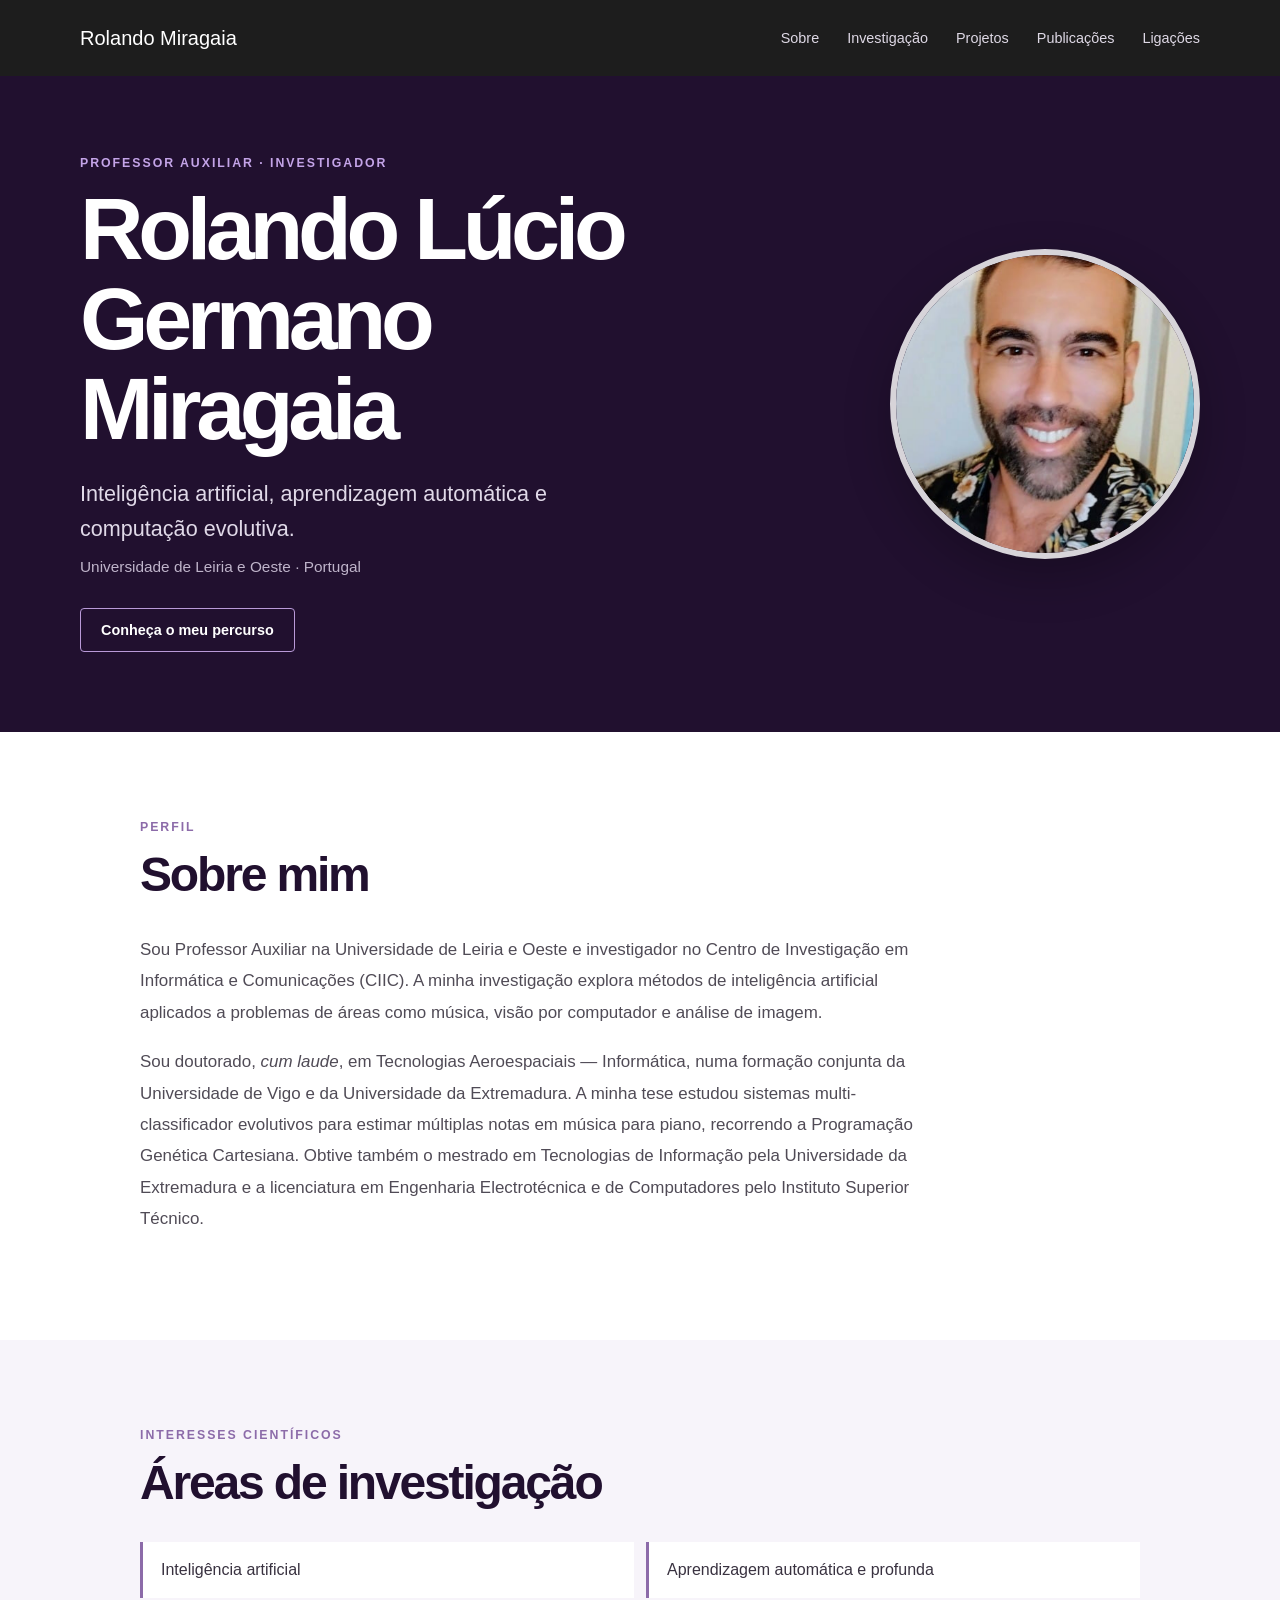
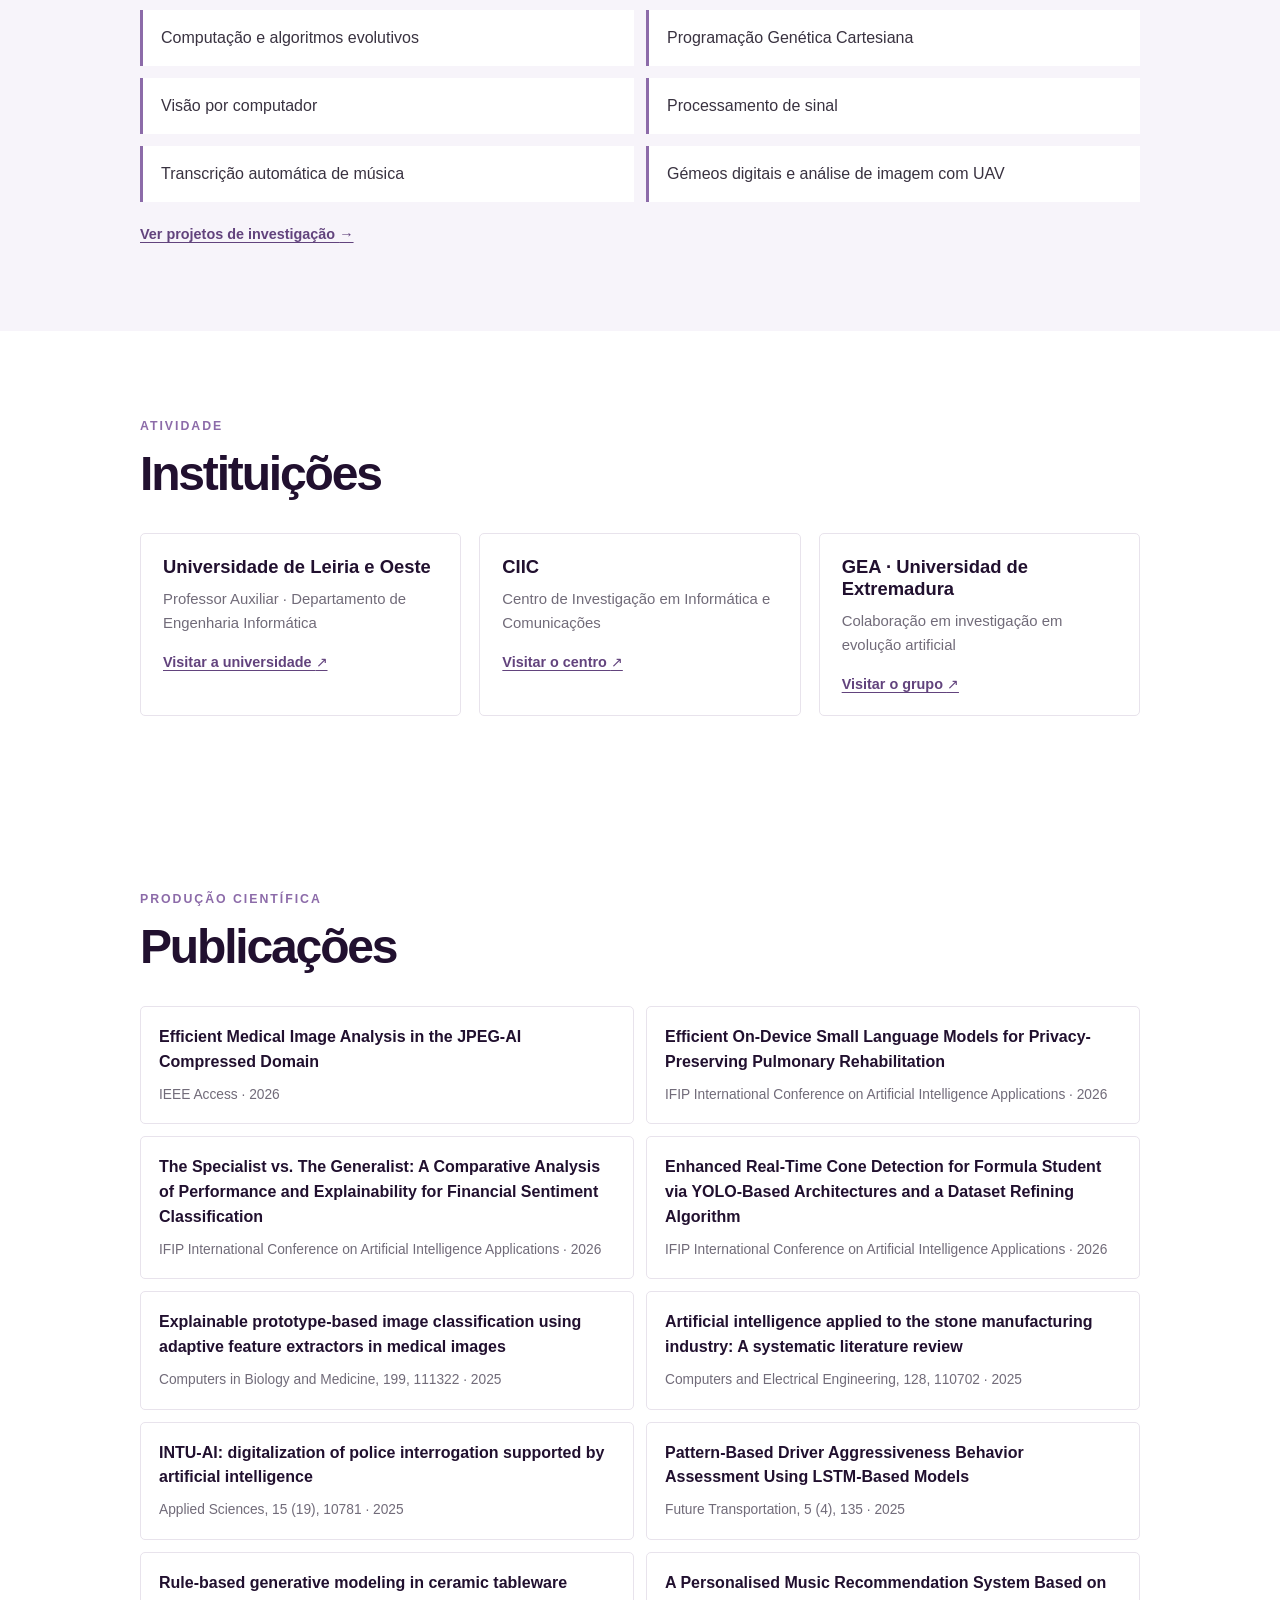
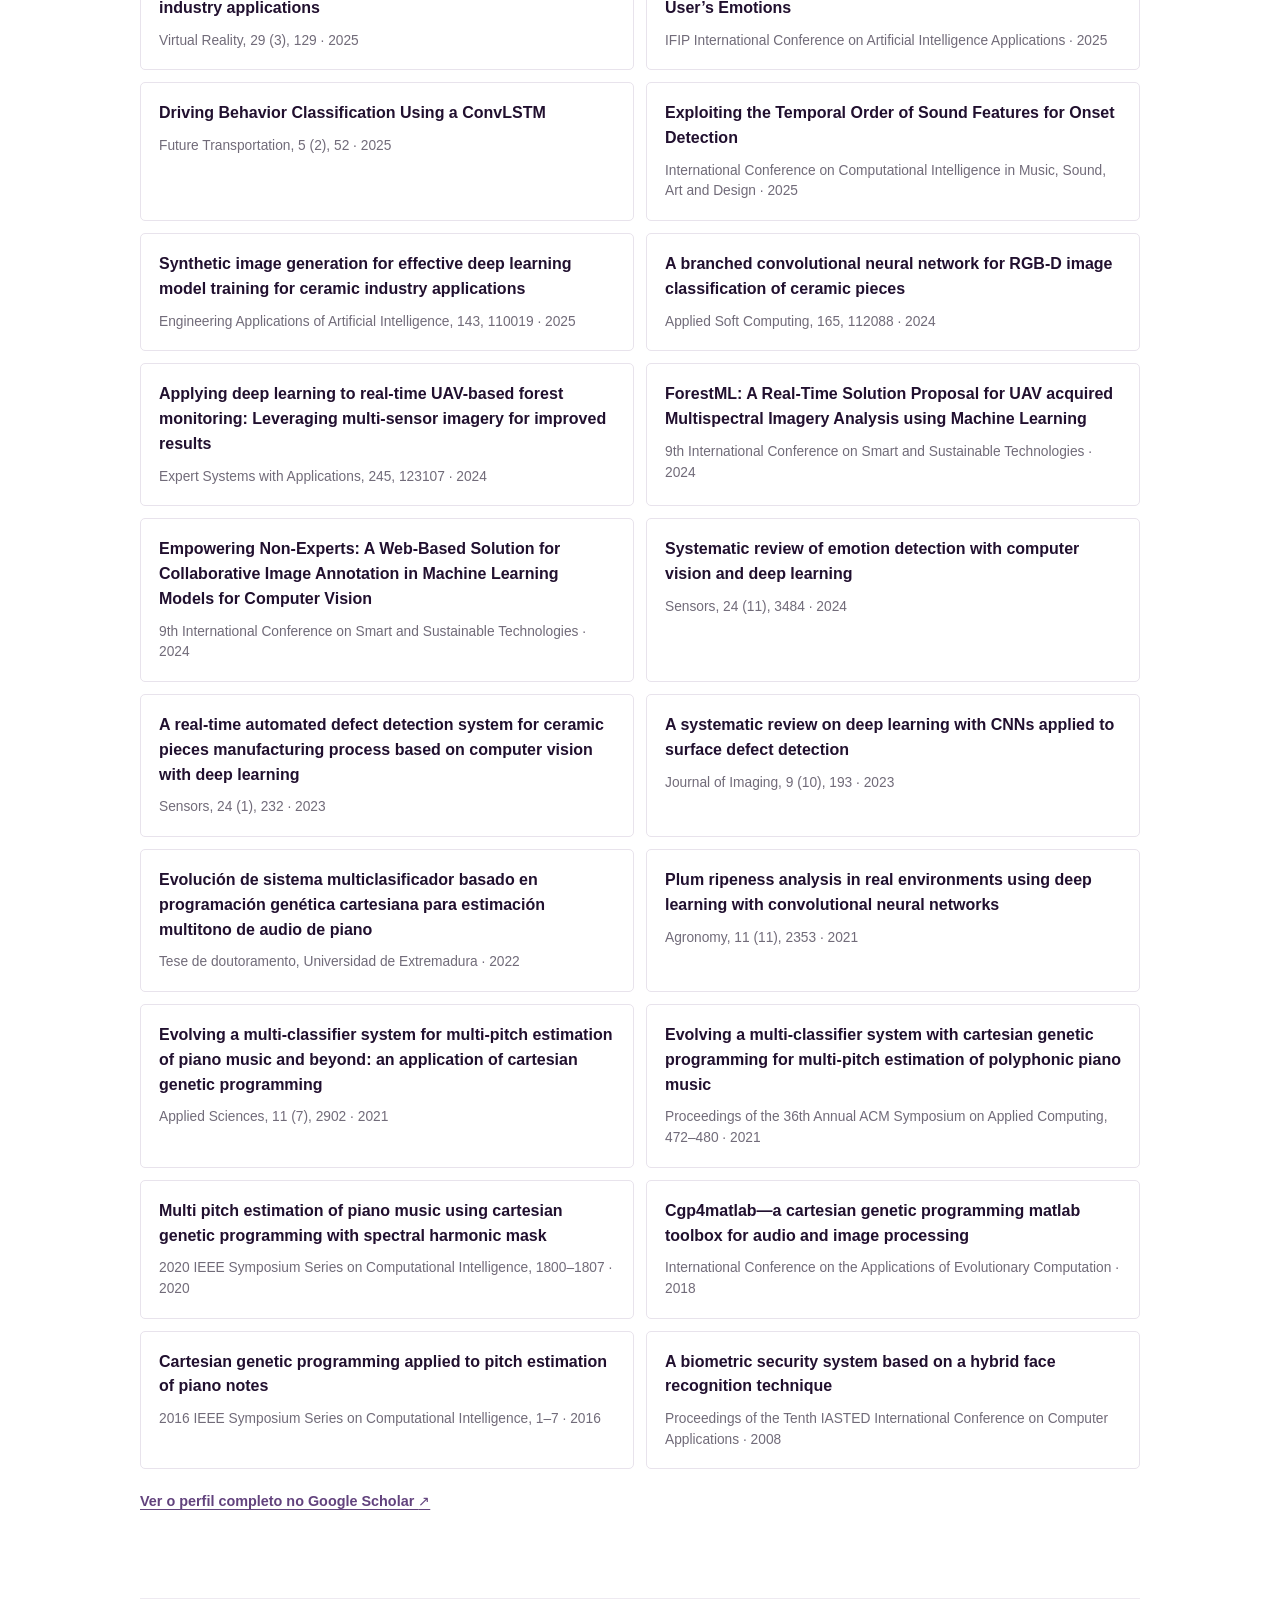
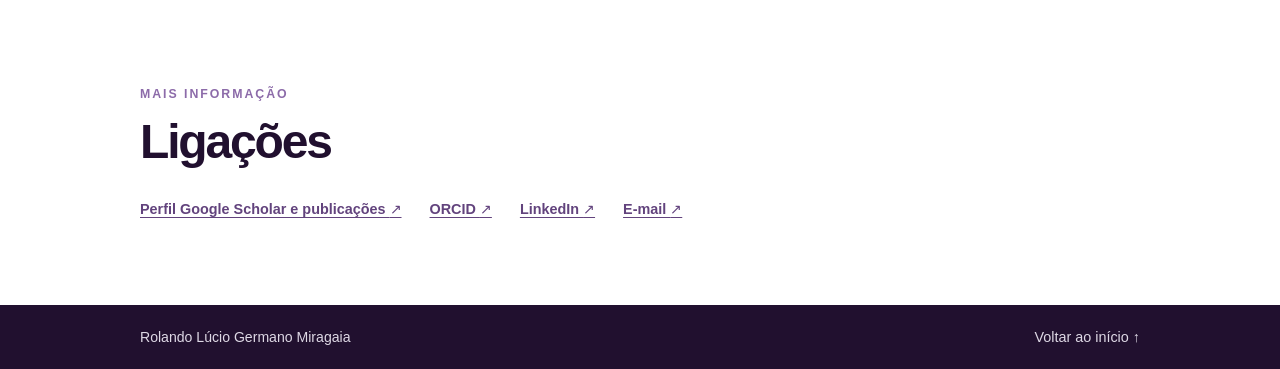
<file: index.html>
<!doctype html>
<html lang="pt">
  <head>
    <meta charset="utf-8">
    <meta name="viewport" content="width=device-width, initial-scale=1">
    <meta name="description" content="Rolando Lúcio Germano Miragaia, Professor Auxiliar na Universidade de Leiria e Oeste e investigador em inteligência artificial.">
    <meta name="theme-color" content="#21102f">
    <title>Rolando Miragaia — Professor e Investigador</title>
    <link rel="stylesheet" href="styles.css">
  </head>
  <body>
    <header class="site-header">
      <a class="site-header__name" href="#inicio">Rolando Miragaia</a>
      <nav class="site-nav site-nav--desktop" aria-label="Navegação principal">
        <a href="#sobre">Sobre</a>
        <a href="#investigacao">Investigação</a>
        <a href="projetos.html">Projetos</a>
        <a href="#publicacoes">Publicações</a>
        <a href="#ligacoes">Ligações</a>
      </nav>
      <details class="mobile-menu">
        <summary aria-label="Menu de navegação">
          <span class="hamburger" aria-hidden="true">
            <span></span>
            <span></span>
            <span></span>
          </span>
        </summary>
        <nav class="mobile-menu__nav" aria-label="Navegação móvel">
          <a href="#sobre">Sobre</a>
          <a href="#investigacao">Investigação</a>
          <a href="projetos.html">Projetos</a>
          <a href="#publicacoes">Publicações</a>
          <a href="#ligacoes">Ligações</a>
        </nav>
      </details>
    </header>

    <main>
      <section class="hero" id="inicio">
        <div class="hero__content">
          <p class="eyebrow">Professor Auxiliar · Investigador</p>
          <h1>Rolando Lúcio<br>Germano Miragaia</h1>
          <p class="hero__summary">
            Inteligência artificial, aprendizagem automática e computação evolutiva.
          </p>
          <p class="hero__affiliation">
            Universidade de Leiria e Oeste <span aria-hidden="true">·</span> Portugal
          </p>
          <a class="button" href="#sobre">Conheça o meu percurso</a>
        </div>
        <figure class="hero__portrait">
          <img src="assets/rolando-miragaia.png" alt="Fotografia de Rolando Lúcio Germano Miragaia">
        </figure>
      </section>

      <section class="section about" id="sobre">
        <div class="section__heading">
          <p class="eyebrow">Perfil</p>
          <h2>Sobre mim</h2>
        </div>
        <div class="about__content">
          <p>
            Sou Professor Auxiliar na Universidade de Leiria e Oeste e investigador
            no Centro de Investigação em Informática e Comunicações (CIIC). A minha
            investigação explora métodos de inteligência artificial aplicados a
            problemas de áreas como música, visão por computador e análise de imagem.
          </p>
          <p>
            Sou doutorado, <em>cum laude</em>, em Tecnologias Aeroespaciais —
            Informática, numa formação conjunta da Universidade de Vigo e da
            Universidade da Extremadura. A minha tese estudou sistemas
            multi-classificador evolutivos para estimar múltiplas notas em música
            para piano, recorrendo a Programação Genética Cartesiana. Obtive também
            o mestrado em Tecnologias de Informação pela Universidade da
            Extremadura e a licenciatura em Engenharia Electrotécnica e de
            Computadores pelo Instituto Superior Técnico.
          </p>
        </div>
      </section>

      <section class="section research" id="investigacao">
        <div class="section__heading">
          <p class="eyebrow">Interesses científicos</p>
          <h2>Áreas de investigação</h2>
        </div>
        <ul class="topic-list">
          <li>Inteligência artificial</li>
          <li>Aprendizagem automática e profunda</li>
          <li>Computação e algoritmos evolutivos</li>
          <li>Programação Genética Cartesiana</li>
          <li>Visão por computador</li>
          <li>Processamento de sinal</li>
          <li>Transcrição automática de música</li>
          <li>Gémeos digitais e análise de imagem com UAV</li>
        </ul>
        <a class="publications__more" href="projetos.html">Ver projetos de investigação <span aria-hidden="true">→</span></a>
      </section>

      <section class="section affiliations">
        <div class="section__heading">
          <p class="eyebrow">Atividade</p>
          <h2>Instituições</h2>
        </div>
        <div class="affiliation-list">
          <article class="affiliation">
            <h3>Universidade de Leiria e Oeste</h3>
            <p>Professor Auxiliar · Departamento de Engenharia Informática</p>
            <a href="https://www.ulo.pt/" target="_blank" rel="noreferrer">Visitar a universidade <span aria-hidden="true">↗</span></a>
          </article>
          <article class="affiliation">
            <h3>CIIC</h3>
            <p>Centro de Investigação em Informática e Comunicações</p>
            <a href="https://ciic.ipleiria.pt/" target="_blank" rel="noreferrer">Visitar o centro <span aria-hidden="true">↗</span></a>
          </article>
          <article class="affiliation">
            <h3>GEA · Universidad de Extremadura</h3>
            <p>Colaboração em investigação em evolução artificial</p>
            <a href="https://grupogea.unex.es/" target="_blank" rel="noreferrer">Visitar o grupo <span aria-hidden="true">↗</span></a>
          </article>
        </div>
      </section>

      <section class="section publications" id="publicacoes">
        <div class="section__heading">
          <p class="eyebrow">Produção científica</p>
          <h2>Publicações</h2>
        </div>
        <ol class="publication-list">
          <li>
            <a href="https://scholar.google.com/citations?view_op=view_citation&amp;hl=pt-PT&amp;user=_BrgOuYAAAAJ&amp;citation_for_view=_BrgOuYAAAAJ:_kc_bZDykSQC" target="_blank" rel="noreferrer">Efficient Medical Image Analysis in the JPEG-AI Compressed Domain</a>
            <p>IEEE Access · 2026</p>
          </li>
          <li>
            <a href="https://scholar.google.com/citations?view_op=view_citation&amp;hl=pt-PT&amp;user=_BrgOuYAAAAJ&amp;citation_for_view=_BrgOuYAAAAJ:ULOm3_A8WrAC" target="_blank" rel="noreferrer">Efficient On-Device Small Language Models for Privacy-Preserving Pulmonary Rehabilitation</a>
            <p>IFIP International Conference on Artificial Intelligence Applications · 2026</p>
          </li>
          <li>
            <a href="https://scholar.google.com/citations?view_op=view_citation&amp;hl=pt-PT&amp;user=_BrgOuYAAAAJ&amp;citation_for_view=_BrgOuYAAAAJ:KlAtU1dfN6UC" target="_blank" rel="noreferrer">The Specialist vs. The Generalist: A Comparative Analysis of Performance and Explainability for Financial Sentiment Classification</a>
            <p>IFIP International Conference on Artificial Intelligence Applications · 2026</p>
          </li>
          <li>
            <a href="https://scholar.google.com/citations?view_op=view_citation&amp;hl=pt-PT&amp;user=_BrgOuYAAAAJ&amp;citation_for_view=_BrgOuYAAAAJ:Zph67rFs4hoC" target="_blank" rel="noreferrer">Enhanced Real-Time Cone Detection for Formula Student via YOLO-Based Architectures and a Dataset Refining Algorithm</a>
            <p>IFIP International Conference on Artificial Intelligence Applications · 2026</p>
          </li>
          <li>
            <a href="https://scholar.google.com/citations?view_op=view_citation&amp;hl=pt-PT&amp;user=_BrgOuYAAAAJ&amp;citation_for_view=_BrgOuYAAAAJ:MXK_kJrjxJIC" target="_blank" rel="noreferrer">Explainable prototype-based image classification using adaptive feature extractors in medical images</a>
            <p>Computers in Biology and Medicine, 199, 111322 · 2025</p>
          </li>
          <li>
            <a href="https://scholar.google.com/citations?view_op=view_citation&amp;hl=pt-PT&amp;user=_BrgOuYAAAAJ&amp;citation_for_view=_BrgOuYAAAAJ:roLk4NBRz8UC" target="_blank" rel="noreferrer">Artificial intelligence applied to the stone manufacturing industry: A systematic literature review</a>
            <p>Computers and Electrical Engineering, 128, 110702 · 2025</p>
          </li>
          <li>
            <a href="https://scholar.google.com/citations?view_op=view_citation&amp;hl=pt-PT&amp;user=_BrgOuYAAAAJ&amp;citation_for_view=_BrgOuYAAAAJ:8k81kl-MbHgC" target="_blank" rel="noreferrer">INTU-AI: digitalization of police interrogation supported by artificial intelligence</a>
            <p>Applied Sciences, 15 (19), 10781 · 2025</p>
          </li>
          <li>
            <a href="https://scholar.google.com/citations?view_op=view_citation&amp;hl=pt-PT&amp;user=_BrgOuYAAAAJ&amp;citation_for_view=_BrgOuYAAAAJ:5nxA0vEk-isC" target="_blank" rel="noreferrer">Pattern-Based Driver Aggressiveness Behavior Assessment Using LSTM-Based Models</a>
            <p>Future Transportation, 5 (4), 135 · 2025</p>
          </li>
          <li>
            <a href="https://scholar.google.com/citations?view_op=view_citation&amp;hl=pt-PT&amp;user=_BrgOuYAAAAJ&amp;citation_for_view=_BrgOuYAAAAJ:0EnyYjriUFMC" target="_blank" rel="noreferrer">Rule-based generative modeling in ceramic tableware industry applications</a>
            <p>Virtual Reality, 29 (3), 129 · 2025</p>
          </li>
          <li>
            <a href="https://scholar.google.com/citations?view_op=view_citation&amp;hl=pt-PT&amp;user=_BrgOuYAAAAJ&amp;citation_for_view=_BrgOuYAAAAJ:hqOjcs7Dif8C" target="_blank" rel="noreferrer">A Personalised Music Recommendation System Based on User’s Emotions</a>
            <p>IFIP International Conference on Artificial Intelligence Applications · 2025</p>
          </li>
          <li>
            <a href="https://scholar.google.com/citations?view_op=view_citation&amp;hl=pt-PT&amp;user=_BrgOuYAAAAJ&amp;citation_for_view=_BrgOuYAAAAJ:UebtZRa9Y70C" target="_blank" rel="noreferrer">Driving Behavior Classification Using a ConvLSTM</a>
            <p>Future Transportation, 5 (2), 52 · 2025</p>
          </li>
          <li>
            <a href="https://scholar.google.com/citations?view_op=view_citation&amp;hl=pt-PT&amp;user=_BrgOuYAAAAJ&amp;citation_for_view=_BrgOuYAAAAJ:Se3iqnhoufwC" target="_blank" rel="noreferrer">Exploiting the Temporal Order of Sound Features for Onset Detection</a>
            <p>International Conference on Computational Intelligence in Music, Sound, Art and Design · 2025</p>
          </li>
          <li>
            <a href="https://scholar.google.com/citations?view_op=view_citation&amp;hl=pt-PT&amp;user=_BrgOuYAAAAJ&amp;citation_for_view=_BrgOuYAAAAJ:LkGwnXOMwfcC" target="_blank" rel="noreferrer">Synthetic image generation for effective deep learning model training for ceramic industry applications</a>
            <p>Engineering Applications of Artificial Intelligence, 143, 110019 · 2025</p>
          </li>
          <li>
            <a href="https://scholar.google.com/citations?view_op=view_citation&amp;hl=pt-PT&amp;user=_BrgOuYAAAAJ&amp;citation_for_view=_BrgOuYAAAAJ:_FxGoFyzp5QC" target="_blank" rel="noreferrer">A branched convolutional neural network for RGB-D image classification of ceramic pieces</a>
            <p>Applied Soft Computing, 165, 112088 · 2024</p>
          </li>
          <li>
            <a href="https://scholar.google.com/citations?view_op=view_citation&amp;hl=pt-PT&amp;user=_BrgOuYAAAAJ&amp;citation_for_view=_BrgOuYAAAAJ:YsMSGLbcyi4C" target="_blank" rel="noreferrer">Applying deep learning to real-time UAV-based forest monitoring: Leveraging multi-sensor imagery for improved results</a>
            <p>Expert Systems with Applications, 245, 123107 · 2024</p>
          </li>
          <li>
            <a href="https://scholar.google.com/citations?view_op=view_citation&amp;hl=pt-PT&amp;user=_BrgOuYAAAAJ&amp;citation_for_view=_BrgOuYAAAAJ:ufrVoPGSRksC" target="_blank" rel="noreferrer">ForestML: A Real-Time Solution Proposal for UAV acquired Multispectral Imagery Analysis using Machine Learning</a>
            <p>9th International Conference on Smart and Sustainable Technologies · 2024</p>
          </li>
          <li>
            <a href="https://scholar.google.com/citations?view_op=view_citation&amp;hl=pt-PT&amp;user=_BrgOuYAAAAJ&amp;citation_for_view=_BrgOuYAAAAJ:WF5omc3nYNoC" target="_blank" rel="noreferrer">Empowering Non-Experts: A Web-Based Solution for Collaborative Image Annotation in Machine Learning Models for Computer Vision</a>
            <p>9th International Conference on Smart and Sustainable Technologies · 2024</p>
          </li>
          <li>
            <a href="https://scholar.google.com/citations?view_op=view_citation&amp;hl=pt-PT&amp;user=_BrgOuYAAAAJ&amp;citation_for_view=_BrgOuYAAAAJ:eQOLeE2rZwMC" target="_blank" rel="noreferrer">Systematic review of emotion detection with computer vision and deep learning</a>
            <p>Sensors, 24 (11), 3484 · 2024</p>
          </li>
          <li>
            <a href="https://scholar.google.com/citations?view_op=view_citation&amp;hl=pt-PT&amp;user=_BrgOuYAAAAJ&amp;citation_for_view=_BrgOuYAAAAJ:W7OEmFMy1HYC" target="_blank" rel="noreferrer">A real-time automated defect detection system for ceramic pieces manufacturing process based on computer vision with deep learning</a>
            <p>Sensors, 24 (1), 232 · 2023</p>
          </li>
          <li>
            <a href="https://scholar.google.com/citations?view_op=view_citation&amp;hl=pt-PT&amp;user=_BrgOuYAAAAJ&amp;citation_for_view=_BrgOuYAAAAJ:Tyk-4Ss8FVUC" target="_blank" rel="noreferrer">A systematic review on deep learning with CNNs applied to surface defect detection</a>
            <p>Journal of Imaging, 9 (10), 193 · 2023</p>
          </li>
          <li>
            <a href="https://scholar.google.com/citations?view_op=view_citation&amp;hl=pt-PT&amp;user=_BrgOuYAAAAJ&amp;citation_for_view=_BrgOuYAAAAJ:zYLM7Y9cAGgC" target="_blank" rel="noreferrer">Evolución de sistema multiclasificador basado en programación genética cartesiana para estimación multitono de audio de piano</a>
            <p>Tese de doutoramento, Universidad de Extremadura · 2022</p>
          </li>
          <li>
            <a href="https://scholar.google.com/citations?view_op=view_citation&amp;hl=pt-PT&amp;user=_BrgOuYAAAAJ&amp;citation_for_view=_BrgOuYAAAAJ:IjCSPb-OGe4C" target="_blank" rel="noreferrer">Plum ripeness analysis in real environments using deep learning with convolutional neural networks</a>
            <p>Agronomy, 11 (11), 2353 · 2021</p>
          </li>
          <li>
            <a href="https://scholar.google.com/citations?view_op=view_citation&amp;hl=pt-PT&amp;user=_BrgOuYAAAAJ&amp;citation_for_view=_BrgOuYAAAAJ:qjMakFHDy7sC" target="_blank" rel="noreferrer">Evolving a multi-classifier system for multi-pitch estimation of piano music and beyond: an application of cartesian genetic programming</a>
            <p>Applied Sciences, 11 (7), 2902 · 2021</p>
          </li>
          <li>
            <a href="https://scholar.google.com/citations?view_op=view_citation&amp;hl=pt-PT&amp;user=_BrgOuYAAAAJ&amp;citation_for_view=_BrgOuYAAAAJ:UeHWp8X0CEIC" target="_blank" rel="noreferrer">Evolving a multi-classifier system with cartesian genetic programming for multi-pitch estimation of polyphonic piano music</a>
            <p>Proceedings of the 36th Annual ACM Symposium on Applied Computing, 472–480 · 2021</p>
          </li>
          <li>
            <a href="https://scholar.google.com/citations?view_op=view_citation&amp;hl=pt-PT&amp;user=_BrgOuYAAAAJ&amp;citation_for_view=_BrgOuYAAAAJ:2osOgNQ5qMEC" target="_blank" rel="noreferrer">Multi pitch estimation of piano music using cartesian genetic programming with spectral harmonic mask</a>
            <p>2020 IEEE Symposium Series on Computational Intelligence, 1800–1807 · 2020</p>
          </li>
          <li>
            <a href="https://scholar.google.com/citations?view_op=view_citation&amp;hl=pt-PT&amp;user=_BrgOuYAAAAJ&amp;citation_for_view=_BrgOuYAAAAJ:d1gkVwhDpl0C" target="_blank" rel="noreferrer">Cgp4matlab—a cartesian genetic programming matlab toolbox for audio and image processing</a>
            <p>International Conference on the Applications of Evolutionary Computation · 2018</p>
          </li>
          <li>
            <a href="https://scholar.google.com/citations?view_op=view_citation&amp;hl=pt-PT&amp;user=_BrgOuYAAAAJ&amp;citation_for_view=_BrgOuYAAAAJ:u-x6o8ySG0sC" target="_blank" rel="noreferrer">Cartesian genetic programming applied to pitch estimation of piano notes</a>
            <p>2016 IEEE Symposium Series on Computational Intelligence, 1–7 · 2016</p>
          </li>
          <li>
            <a href="https://scholar.google.com/citations?view_op=view_citation&amp;hl=pt-PT&amp;user=_BrgOuYAAAAJ&amp;citation_for_view=_BrgOuYAAAAJ:u5HHmVD_uO8C" target="_blank" rel="noreferrer">A biometric security system based on a hybrid face recognition technique</a>
            <p>Proceedings of the Tenth IASTED International Conference on Computer Applications · 2008</p>
          </li>
        </ol>
        <a class="publications__more" href="https://scholar.google.com/citations?user=_BrgOuYAAAAJ&amp;hl=pt-PT" target="_blank" rel="noreferrer">Ver o perfil completo no Google Scholar <span aria-hidden="true">↗</span></a>
      </section>

      <section class="section links" id="ligacoes">
        <div class="section__heading">
          <p class="eyebrow">Mais informação</p>
          <h2>Ligações</h2>
        </div>
        <div class="link-list">
          <a href="https://scholar.google.com/citations?user=_BrgOuYAAAAJ&amp;hl=pt-PT" target="_blank" rel="noreferrer">Perfil Google Scholar e publicações <span aria-hidden="true">↗</span></a>
          <a href="https://orcid.org/0000-0003-4213-9302" target="_blank" rel="noreferrer">ORCID <span aria-hidden="true">↗</span></a>
          <a href="https://www.linkedin.com/in/rolando-miragaia-64ba725b/" target="_blank" rel="noreferrer">LinkedIn <span aria-hidden="true">↗</span></a>
          <a href="mailto:rolando.miragaia@ipleiria.pt">E-mail <span aria-hidden="true">↗</span></a>
        </div>
      </section>
    </main>

    <footer class="site-footer">
      <p>Rolando Lúcio Germano Miragaia</p>
      <a href="#inicio">Voltar ao início ↑</a>
    </footer>
  </body>
</html>
</file>
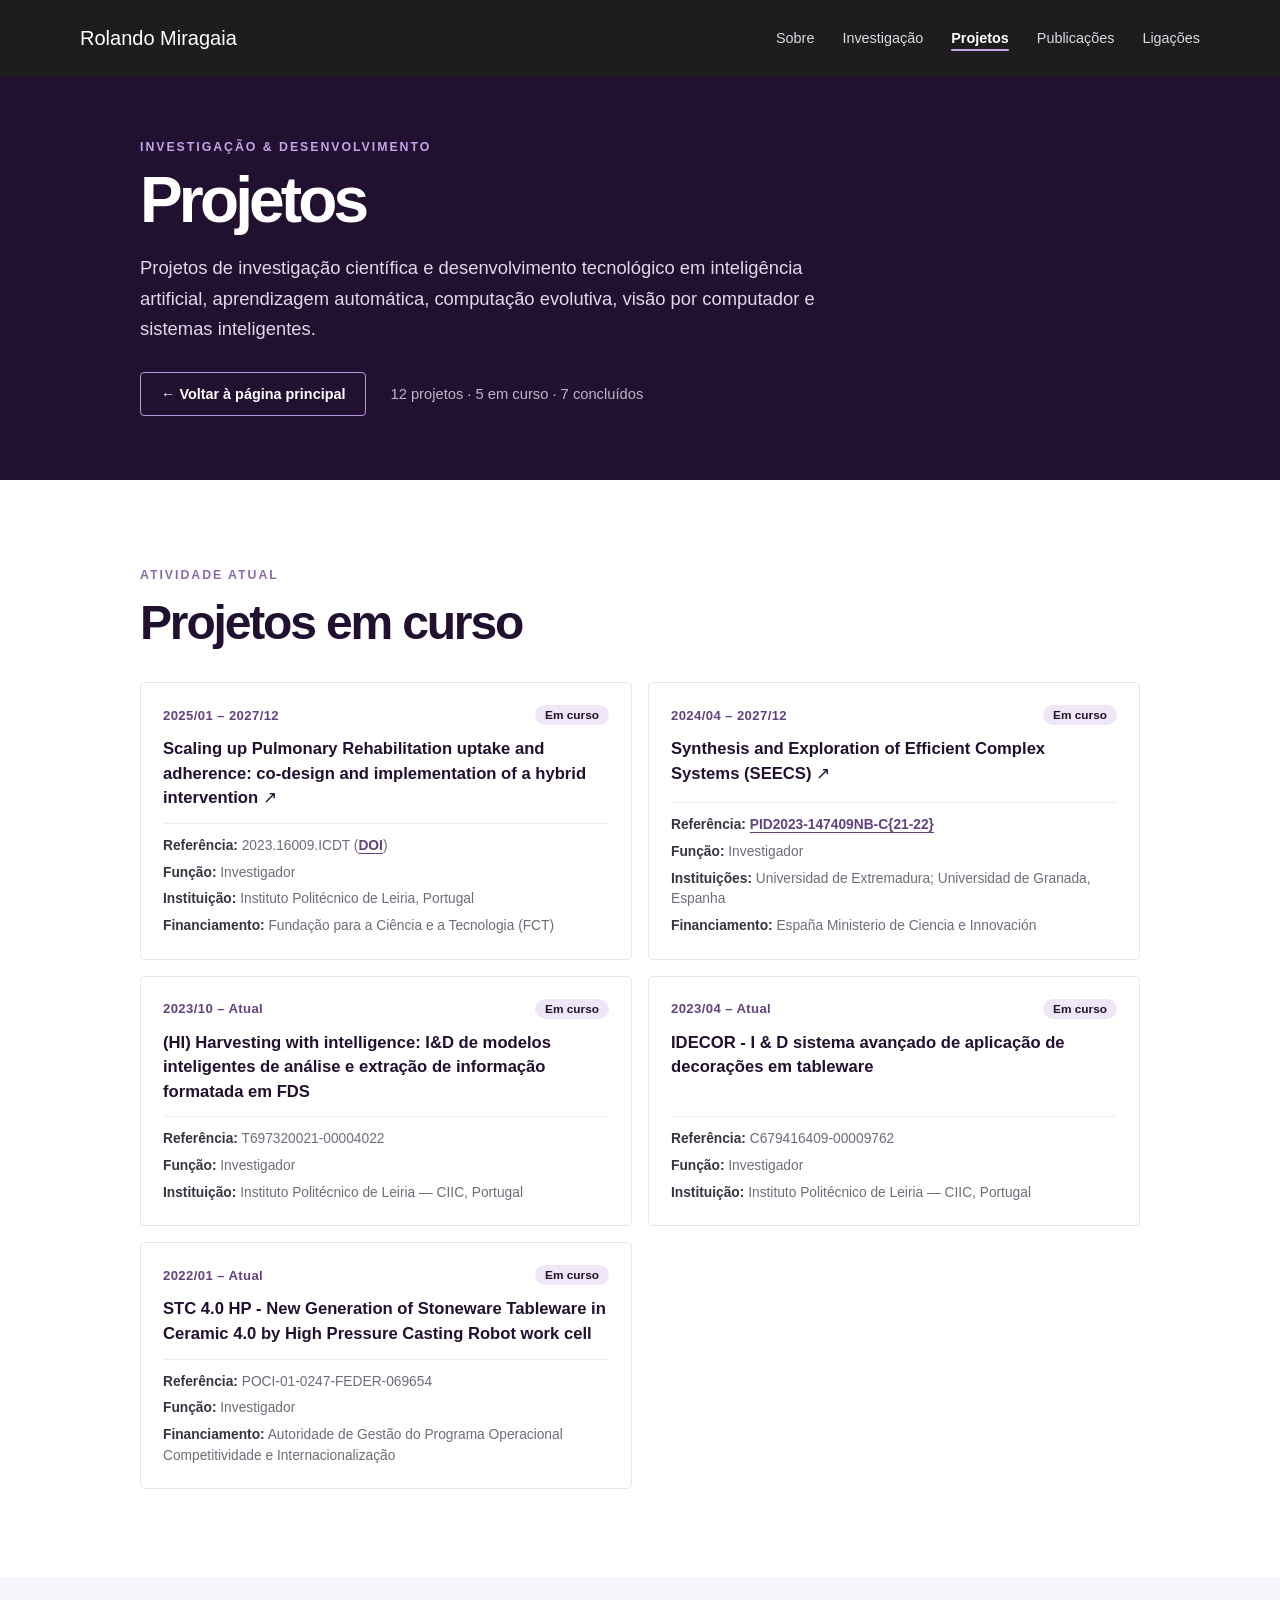
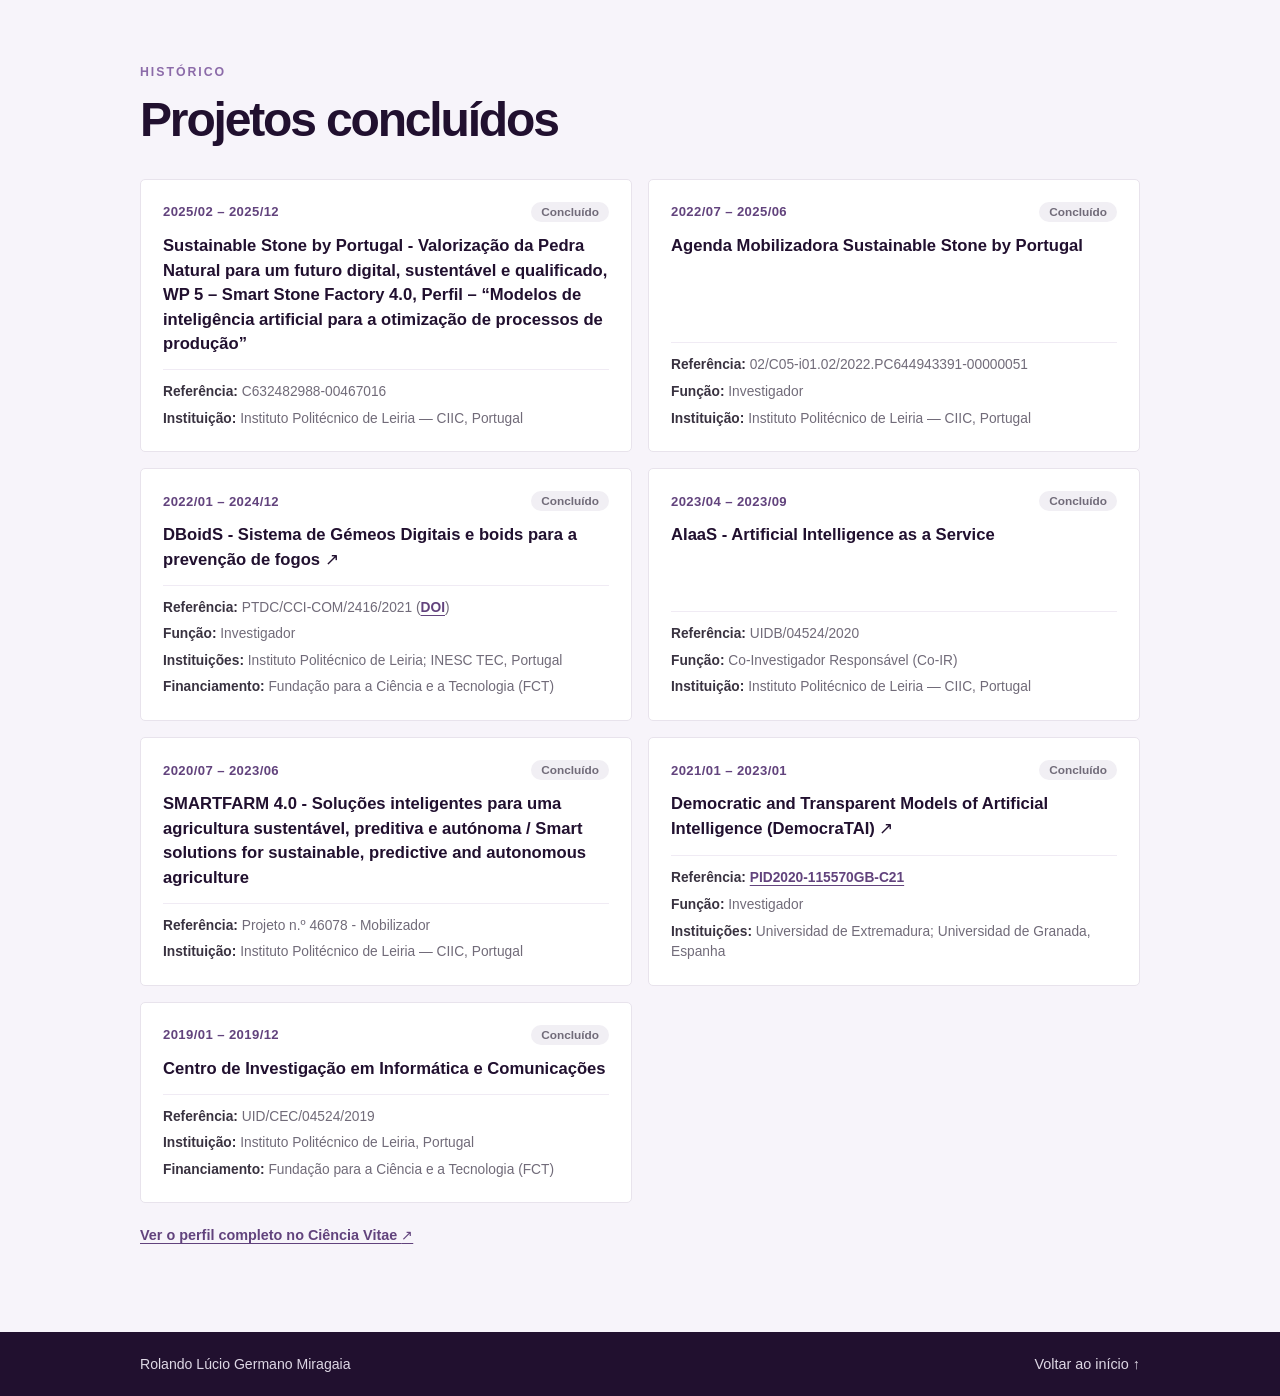
<file: projetos.html>
<!doctype html>
<html lang="pt">
  <head>
    <meta charset="utf-8">
    <meta name="viewport" content="width=device-width, initial-scale=1">
    <meta name="description" content="Projetos de investigação e desenvolvimento de Rolando Lúcio Germano Miragaia.">
    <meta name="theme-color" content="#21102f">
    <title>Projetos — Rolando Miragaia</title>
    <link rel="stylesheet" href="styles.css">
  </head>
  <body>
    <header class="site-header">
      <a class="site-header__name" href="index.html">Rolando Miragaia</a>
      <nav class="site-nav site-nav--desktop" aria-label="Navegação principal">
        <a href="index.html#sobre">Sobre</a>
        <a href="index.html#investigacao">Investigação</a>
        <a href="projetos.html" aria-current="page">Projetos</a>
        <a href="index.html#publicacoes">Publicações</a>
        <a href="index.html#ligacoes">Ligações</a>
      </nav>
      <details class="mobile-menu">
        <summary aria-label="Menu de navegação">
          <span class="hamburger" aria-hidden="true">
            <span></span>
            <span></span>
            <span></span>
          </span>
        </summary>
        <nav class="mobile-menu__nav" aria-label="Navegação móvel">
          <a href="index.html#sobre">Sobre</a>
          <a href="index.html#investigacao">Investigação</a>
          <a href="projetos.html" aria-current="page">Projetos</a>
          <a href="index.html#publicacoes">Publicações</a>
          <a href="index.html#ligacoes">Ligações</a>
        </nav>
      </details>
    </header>

    <main>
      <section class="page-hero" id="inicio">
        <p class="eyebrow">Investigação &amp; Desenvolvimento</p>
        <h1>Projetos</h1>
        <p class="page-hero__summary">
          Projetos de investigação científica e desenvolvimento tecnológico em
          inteligência artificial, aprendizagem automática, computação evolutiva,
          visão por computador e sistemas inteligentes.
        </p>
        <div class="page-hero__actions">
          <a class="button" href="index.html">← Voltar à página principal</a>
          <p class="page-hero__stats">12 projetos · 5 em curso · 7 concluídos</p>
        </div>
      </section>

      <section class="section" id="em-curso">
        <div class="section__heading">
          <p class="eyebrow">Atividade atual</p>
          <h2>Projetos em curso</h2>
        </div>
        <ol class="project-list">
          <li class="project-card">
            <div class="project-card__header">
              <span class="project-card__period">2025/01 – 2027/12</span>
              <span class="project-card__status project-card__status--active">Em curso</span>
            </div>
            <h3>
              <a href="https://doi.org/10.54499/2023.16009.ICDT" target="_blank" rel="noreferrer">Scaling up Pulmonary Rehabilitation uptake and adherence: co-design and implementation of a hybrid intervention <span aria-hidden="true">↗</span></a>
            </h3>
            <div class="project-card__meta">
              <p><strong>Referência:</strong> 2023.16009.ICDT (<a href="https://doi.org/10.54499/2023.16009.ICDT" target="_blank" rel="noreferrer">DOI</a>)</p>
              <p><strong>Função:</strong> Investigador</p>
              <p><strong>Instituição:</strong> Instituto Politécnico de Leiria, Portugal</p>
              <p><strong>Financiamento:</strong> Fundação para a Ciência e a Tecnologia (FCT)</p>
            </div>
          </li>

          <li class="project-card">
            <div class="project-card__header">
              <span class="project-card__period">2024/04 – 2027/12</span>
              <span class="project-card__status project-card__status--active">Em curso</span>
            </div>
            <h3>
              <a href="https://seecsproject.wordpress.com/" target="_blank" rel="noreferrer">Synthesis and Exploration of Efficient Complex Systems (SEECS) <span aria-hidden="true">↗</span></a>
            </h3>
            <div class="project-card__meta">
              <p><strong>Referência:</strong> <a href="https://seecsproject.wordpress.com/" target="_blank" rel="noreferrer">PID2023-147409NB-C{21-22}</a></p>
              <p><strong>Função:</strong> Investigador</p>
              <p><strong>Instituições:</strong> Universidad de Extremadura; Universidad de Granada, Espanha</p>
              <p><strong>Financiamento:</strong> España Ministerio de Ciencia e Innovación</p>
            </div>
          </li>

          <li class="project-card">
            <div class="project-card__header">
              <span class="project-card__period">2023/10 – Atual</span>
              <span class="project-card__status project-card__status--active">Em curso</span>
            </div>
            <h3>(HI) Harvesting with intelligence: I&amp;D de modelos inteligentes de análise e extração de informação formatada em FDS</h3>
            <div class="project-card__meta">
              <p><strong>Referência:</strong> T697320021-00004022</p>
              <p><strong>Função:</strong> Investigador</p>
              <p><strong>Instituição:</strong> Instituto Politécnico de Leiria — CIIC, Portugal</p>
            </div>
          </li>

          <li class="project-card">
            <div class="project-card__header">
              <span class="project-card__period">2023/04 – Atual</span>
              <span class="project-card__status project-card__status--active">Em curso</span>
            </div>
            <h3>IDECOR - I &amp; D sistema avançado de aplicação de decorações em tableware</h3>
            <div class="project-card__meta">
              <p><strong>Referência:</strong> C679416409-00009762</p>
              <p><strong>Função:</strong> Investigador</p>
              <p><strong>Instituição:</strong> Instituto Politécnico de Leiria — CIIC, Portugal</p>
            </div>
          </li>

          <li class="project-card">
            <div class="project-card__header">
              <span class="project-card__period">2022/01 – Atual</span>
              <span class="project-card__status project-card__status--active">Em curso</span>
            </div>
            <h3>STC 4.0 HP - New Generation of Stoneware Tableware in Ceramic 4.0 by High Pressure Casting Robot work cell</h3>
            <div class="project-card__meta">
              <p><strong>Referência:</strong> POCI-01-0247-FEDER-069654</p>
              <p><strong>Função:</strong> Investigador</p>
              <p><strong>Financiamento:</strong> Autoridade de Gestão do Programa Operacional Competitividade e Internacionalização</p>
            </div>
          </li>
        </ol>
      </section>

      <section class="section projects-band" id="concluidos">
        <div class="section__heading">
          <p class="eyebrow">Histórico</p>
          <h2>Projetos concluídos</h2>
        </div>
        <ol class="project-list">
          <li class="project-card">
            <div class="project-card__header">
              <span class="project-card__period">2025/02 – 2025/12</span>
              <span class="project-card__status project-card__status--done">Concluído</span>
            </div>
            <h3>Sustainable Stone by Portugal - Valorização da Pedra Natural para um futuro digital, sustentável e qualificado, WP 5 – Smart Stone Factory 4.0, Perfil – “Modelos de inteligência artificial para a otimização de processos de produção”</h3>
            <div class="project-card__meta">
              <p><strong>Referência:</strong> C632482988-00467016</p>
              <p><strong>Instituição:</strong> Instituto Politécnico de Leiria — CIIC, Portugal</p>
            </div>
          </li>

          <li class="project-card">
            <div class="project-card__header">
              <span class="project-card__period">2022/07 – 2025/06</span>
              <span class="project-card__status project-card__status--done">Concluído</span>
            </div>
            <h3>Agenda Mobilizadora Sustainable Stone by Portugal</h3>
            <div class="project-card__meta">
              <p><strong>Referência:</strong> 02/C05-i01.02/2022.PC644943391-00000051</p>
              <p><strong>Função:</strong> Investigador</p>
              <p><strong>Instituição:</strong> Instituto Politécnico de Leiria — CIIC, Portugal</p>
            </div>
          </li>

          <li class="project-card">
            <div class="project-card__header">
              <span class="project-card__period">2022/01 – 2024/12</span>
              <span class="project-card__status project-card__status--done">Concluído</span>
            </div>
            <h3>
              <a href="https://doi.org/10.54499/PTDC/CCI-COM/2416/2021" target="_blank" rel="noreferrer">DBoidS - Sistema de Gémeos Digitais e boids para a prevenção de fogos <span aria-hidden="true">↗</span></a>
            </h3>
            <div class="project-card__meta">
              <p><strong>Referência:</strong> PTDC/CCI-COM/2416/2021 (<a href="https://doi.org/10.54499/PTDC/CCI-COM/2416/2021" target="_blank" rel="noreferrer">DOI</a>)</p>
              <p><strong>Função:</strong> Investigador</p>
              <p><strong>Instituições:</strong> Instituto Politécnico de Leiria; INESC TEC, Portugal</p>
              <p><strong>Financiamento:</strong> Fundação para a Ciência e a Tecnologia (FCT)</p>
            </div>
          </li>

          <li class="project-card">
            <div class="project-card__header">
              <span class="project-card__period">2023/04 – 2023/09</span>
              <span class="project-card__status project-card__status--done">Concluído</span>
            </div>
            <h3>AIaaS - Artificial Intelligence as a Service</h3>
            <div class="project-card__meta">
              <p><strong>Referência:</strong> UIDB/04524/2020</p>
              <p><strong>Função:</strong> Co-Investigador Responsável (Co-IR)</p>
              <p><strong>Instituição:</strong> Instituto Politécnico de Leiria — CIIC, Portugal</p>
            </div>
          </li>

          <li class="project-card">
            <div class="project-card__header">
              <span class="project-card__period">2020/07 – 2023/06</span>
              <span class="project-card__status project-card__status--done">Concluído</span>
            </div>
            <h3>SMARTFARM 4.0 - Soluções inteligentes para uma agricultura sustentável, preditiva e autónoma / Smart solutions for sustainable, predictive and autonomous agriculture</h3>
            <div class="project-card__meta">
              <p><strong>Referência:</strong> Projeto n.º 46078 - Mobilizador</p>
              <p><strong>Instituição:</strong> Instituto Politécnico de Leiria — CIIC, Portugal</p>
            </div>
          </li>

          <li class="project-card">
            <div class="project-card__header">
              <span class="project-card__period">2021/01 – 2023/01</span>
              <span class="project-card__status project-card__status--done">Concluído</span>
            </div>
            <h3>
              <a href="https://democratai.wordpress.com" target="_blank" rel="noreferrer">Democratic and Transparent Models of Artificial Intelligence (DemocraTAI) <span aria-hidden="true">↗</span></a>
            </h3>
            <div class="project-card__meta">
              <p><strong>Referência:</strong> <a href="https://democratai.wordpress.com" target="_blank" rel="noreferrer">PID2020-115570GB-C21</a></p>
              <p><strong>Função:</strong> Investigador</p>
              <p><strong>Instituições:</strong> Universidad de Extremadura; Universidad de Granada, Espanha</p>
            </div>
          </li>

          <li class="project-card">
            <div class="project-card__header">
              <span class="project-card__period">2019/01 – 2019/12</span>
              <span class="project-card__status project-card__status--done">Concluído</span>
            </div>
            <h3>Centro de Investigação em Informática e Comunicações</h3>
            <div class="project-card__meta">
              <p><strong>Referência:</strong> UID/CEC/04524/2019</p>
              <p><strong>Instituição:</strong> Instituto Politécnico de Leiria, Portugal</p>
              <p><strong>Financiamento:</strong> Fundação para a Ciência e a Tecnologia (FCT)</p>
            </div>
          </li>
        </ol>
        <a class="publications__more" href="https://www.cienciavitae.pt/portal/C712-E02E-0ED2" target="_blank" rel="noreferrer">Ver o perfil completo no Ciência Vitae <span aria-hidden="true">↗</span></a>
      </section>
    </main>

    <footer class="site-footer">
      <p>Rolando Lúcio Germano Miragaia</p>
      <a href="#inicio">Voltar ao início ↑</a>
    </footer>
  </body>
</html>
</file>
<file: styles.css>
:root {
  color-scheme: light;
  font-family: "Segoe UI", "Helvetica Neue", sans-serif;
  background: #fff;
  color: #24212b;
  font-synthesis: none;
  text-rendering: optimizeLegibility;
  -webkit-font-smoothing: antialiased;
  -moz-osx-font-smoothing: grayscale;
  scroll-behavior: smooth;
  --purple: #21102f;
  --purple-light: #39204c;
  --accent: #c4a4e8;
  --muted: #716b79;
}

* {
  box-sizing: border-box;
}

body {
  min-width: 280px;
  margin: 0;
}

a {
  color: inherit;
}

.site-header {
  min-height: 76px;
  display: flex;
  align-items: center;
  justify-content: space-between;
  gap: 24px;
  padding: 16px max(24px, calc((100vw - 1120px) / 2));
  background: #1d1d1d;
  color: #fff;
}

.site-header__name {
  font-size: 1.25rem;
  font-weight: 500;
  text-decoration: none;
}

.site-nav {
  display: flex;
  gap: 28px;
}

.mobile-menu {
  display: none;
}

.site-nav a,
.site-footer a {
  color: #ded8e5;
  font-size: 0.9rem;
  text-decoration: none;
}

.site-nav a:hover,
.site-nav a[aria-current="page"],
.site-footer a:hover {
  color: #fff;
}

.site-nav a[aria-current="page"] {
  font-weight: 600;
  text-decoration: underline;
  text-decoration-color: var(--accent);
  text-decoration-thickness: 2px;
  text-underline-offset: 6px;
}

.hero {
  position: relative;
  min-height: 500px;
  display: grid;
  grid-template-columns: minmax(0, 1.3fr) minmax(220px, 0.7fr);
  align-items: center;
  gap: clamp(32px, 6vw, 80px);
  overflow: hidden;
  padding: 80px max(24px, calc((100vw - 1120px) / 2));
  background: var(--purple);
  color: #fff;
}

.hero__content {
  position: relative;
  z-index: 1;
  max-width: 760px;
}

.eyebrow {
  margin: 0 0 14px;
  color: #8c6ba9;
  font-size: 0.77rem;
  font-weight: 700;
  letter-spacing: 0.16em;
  text-transform: uppercase;
}

.hero .eyebrow {
  color: var(--accent);
}

h1,
h2,
h3,
p {
  overflow-wrap: anywhere;
}

h1 {
  margin: 0;
  font-size: clamp(2.8rem, 7vw, 5.5rem);
  font-weight: 600;
  letter-spacing: -0.06em;
  line-height: 1.02;
}

.hero__summary {
  max-width: 560px;
  margin: 24px 0 0;
  color: #e0d9e8;
  font-size: clamp(1.05rem, 2.3vw, 1.35rem);
  line-height: 1.6;
}

.hero__affiliation {
  margin: 12px 0 0;
  color: #bfb4ca;
  font-size: 0.96rem;
}

.button {
  display: inline-block;
  margin-top: 32px;
  padding: 13px 20px;
  border: 1px solid #b99ad8;
  border-radius: 4px;
  color: #fff;
  font-size: 0.9rem;
  font-weight: 600;
  text-decoration: none;
  transition: background-color 160ms ease, color 160ms ease;
}

.button:hover {
  background: #fff;
  color: var(--purple);
}

.hero__portrait {
  justify-self: end;
  width: min(100%, 310px);
  aspect-ratio: 1;
  overflow: hidden;
  margin: 0;
  border: 6px solid rgb(255 255 255 / 82%);
  border-radius: 50%;
  box-shadow: 0 18px 48px rgb(0 0 0 / 24%);
}

.hero__portrait img {
  display: block;
  width: 100%;
  height: 100%;
  object-fit: cover;
  object-position: center;
}

.section {
  width: min(100% - 48px, 1000px);
  margin: 0 auto;
  padding: 88px 0;
}

.section__heading {
  margin-bottom: 32px;
}

h2 {
  margin: 0;
  color: var(--purple);
  font-size: clamp(2rem, 4vw, 3rem);
  font-weight: 600;
  letter-spacing: -0.045em;
  line-height: 1.12;
}

.about__content {
  max-width: 780px;
  color: #504b56;
  font-size: 1.06rem;
  line-height: 1.85;
}

.about__content p {
  margin: 0 0 18px;
}

.research {
  width: 100%;
  max-width: none;
  padding: 88px max(24px, calc((100vw - 1000px) / 2));
  background: #f7f4fa;
}

.topic-list {
  display: grid;
  grid-template-columns: repeat(2, minmax(0, 1fr));
  gap: 12px;
  margin: 0;
  padding: 0;
  list-style: none;
}

.topic-list li {
  padding: 16px 18px;
  border-left: 3px solid #8c6ba9;
  background: #fff;
  color: #393240;
  font-weight: 500;
  line-height: 1.5;
}

.affiliation-list {
  display: grid;
  grid-template-columns: repeat(3, minmax(0, 1fr));
  gap: 18px;
}

.affiliation {
  padding: 22px;
  border: 1px solid #e8e3ec;
  border-radius: 5px;
}

.affiliation h3 {
  margin: 0 0 10px;
  color: var(--purple);
  font-size: 1.15rem;
}

.affiliation p {
  min-height: 3.2em;
  margin: 0 0 18px;
  color: var(--muted);
  font-size: 0.93rem;
  line-height: 1.6;
}

.affiliation a,
.link-list a,
.publications__more {
  color: #62437d;
  font-size: 0.9rem;
  font-weight: 600;
  text-decoration-thickness: 1px;
  text-underline-offset: 3px;
}

.publication-list {
  display: grid;
  grid-template-columns: repeat(2, minmax(0, 1fr));
  gap: 12px;
  margin: 0;
  padding: 0;
  list-style: none;
}

.publication-list li {
  padding: 18px;
  border: 1px solid #e8e3ec;
  border-radius: 5px;
  background: #fff;
}

.publication-list a {
  color: var(--purple);
  font-weight: 600;
  line-height: 1.55;
  text-decoration: none;
}

.publication-list a:hover {
  text-decoration: underline;
  text-underline-offset: 3px;
}

.publication-list p {
  margin: 10px 0 0;
  color: var(--muted);
  font-size: 0.86rem;
  line-height: 1.5;
}

.publications__more {
  display: inline-block;
  margin-top: 24px;
}

.page-hero {
  padding: 64px max(24px, calc((100vw - 1000px) / 2));
  background: var(--purple);
  color: #fff;
}

.page-hero .eyebrow {
  color: var(--accent);
}

.page-hero h1 {
  font-size: clamp(2.4rem, 5.5vw, 4rem);
}

.page-hero__summary {
  max-width: 680px;
  margin: 20px 0 0;
  color: #e0d9e8;
  font-size: clamp(1rem, 2vw, 1.15rem);
  line-height: 1.65;
}

.page-hero__actions {
  display: flex;
  flex-wrap: wrap;
  align-items: center;
  gap: 16px 24px;
  margin-top: 28px;
}

.page-hero__actions .button {
  margin-top: 0;
}

.page-hero__stats {
  margin: 0;
  color: #bfb4ca;
  font-size: 0.92rem;
}

.projects-band {
  width: 100%;
  max-width: none;
  padding: 88px max(24px, calc((100vw - 1000px) / 2));
  background: #f7f4fa;
}

.project-list {
  display: grid;
  grid-template-columns: repeat(2, minmax(0, 1fr));
  gap: 16px;
  margin: 0;
  padding: 0;
  list-style: none;
}

.project-card {
  display: flex;
  flex-direction: column;
  gap: 12px;
  padding: 22px;
  border: 1px solid #e8e3ec;
  border-radius: 5px;
  background: #fff;
}

.project-card__header {
  display: flex;
  align-items: center;
  justify-content: space-between;
  gap: 10px;
  flex-wrap: wrap;
}

.project-card__period {
  color: #62437d;
  font-size: 0.82rem;
  font-weight: 700;
  letter-spacing: 0.03em;
}

.project-card__status {
  padding: 3px 10px;
  border-radius: 999px;
  font-size: 0.74rem;
  font-weight: 600;
}

.project-card__status--active {
  background: #efe7f7;
  color: var(--purple);
}

.project-card__status--done {
  background: #f1eff4;
  color: var(--muted);
}

.project-card h3 {
  margin: 0;
  color: var(--purple);
  font-size: 1.04rem;
  font-weight: 600;
  line-height: 1.48;
}

.project-card h3 a {
  text-decoration: none;
}

.project-card h3 a:hover {
  text-decoration: underline;
  text-underline-offset: 3px;
}

.project-card__meta {
  display: grid;
  gap: 6px;
  margin: auto 0 0;
  padding-top: 12px;
  border-top: 1px solid #f0ebf4;
  color: var(--muted);
  font-size: 0.86rem;
  line-height: 1.5;
}

.project-card__meta p {
  margin: 0;
}

.project-card__meta strong {
  color: #393240;
  font-weight: 600;
}

.project-card__meta a {
  color: #62437d;
  font-weight: 600;
  text-decoration-thickness: 1px;
  text-underline-offset: 3px;
}

.links {
  border-top: 1px solid #eeeaf1;
}

.link-list {
  display: flex;
  flex-wrap: wrap;
  gap: 14px 28px;
}

.site-footer {
  display: flex;
  justify-content: space-between;
  gap: 16px;
  padding: 24px max(24px, calc((100vw - 1000px) / 2));
  background: var(--purple);
  color: #ded8e5;
}

.site-footer p {
  margin: 0;
  font-size: 0.88rem;
}

@media (max-width: 640px) {
  .site-header {
    position: relative;
    align-items: center;
    flex-direction: row;
    gap: 16px;
  }

  .site-nav--desktop {
    display: none;
  }

  .mobile-menu {
    display: block;
  }

  .mobile-menu summary {
    width: 44px;
    height: 44px;
    display: grid;
    place-items: center;
    cursor: pointer;
    list-style: none;
  }

  .mobile-menu summary::-webkit-details-marker {
    display: none;
  }

  .mobile-menu summary:focus-visible {
    outline: 2px solid var(--accent);
    outline-offset: 3px;
  }

  .hamburger {
    width: 24px;
    display: grid;
    gap: 5px;
  }

  .hamburger span {
    height: 2px;
    border-radius: 2px;
    background: #fff;
    transition: transform 160ms ease;
  }

  .mobile-menu[open] .hamburger span:first-child {
    transform: translateY(7px) rotate(45deg);
  }

  .mobile-menu[open] .hamburger span:nth-child(2) {
    opacity: 0;
  }

  .mobile-menu[open] .hamburger span:last-child {
    transform: translateY(-7px) rotate(-45deg);
  }

  .mobile-menu__nav {
    position: absolute;
    top: calc(100% + 16px);
    right: -24px;
    z-index: 5;
    min-width: 220px;
    display: grid;
    padding: 8px;
    background: #1d1d1d;
    box-shadow: 0 16px 30px rgb(0 0 0 / 24%);
  }

  .mobile-menu__nav a {
    padding: 12px 14px;
    color: #ded8e5;
    text-decoration: none;
  }

  .mobile-menu__nav a:hover,
  .mobile-menu__nav a[aria-current="page"] {
    background: #30243a;
    color: #fff;
  }

  .hero,
  .page-hero {
    padding-top: 56px;
    padding-bottom: 56px;
  }

  .hero {
    min-height: 460px;
    padding-top: 64px;
    padding-bottom: 64px;
    grid-template-columns: 1fr;
  }

  .hero__portrait {
    grid-row: 1;
    justify-self: start;
    width: 180px;
  }

  .hero__content {
    grid-row: 2;
  }

  .section,
  .research,
  .projects-band {
    padding-top: 64px;
    padding-bottom: 64px;
  }

  .topic-list,
  .affiliation-list,
  .publication-list,
  .project-list {
    grid-template-columns: 1fr;
  }

  .affiliation p {
    min-height: 0;
  }

  .site-footer {
    flex-direction: column;
  }
}

@media (prefers-reduced-motion: reduce) {
  :root {
    scroll-behavior: auto;
  }

  *,
  *::before,
  *::after {
    transition-duration: 0.01ms !important;
  }
}
</file>
